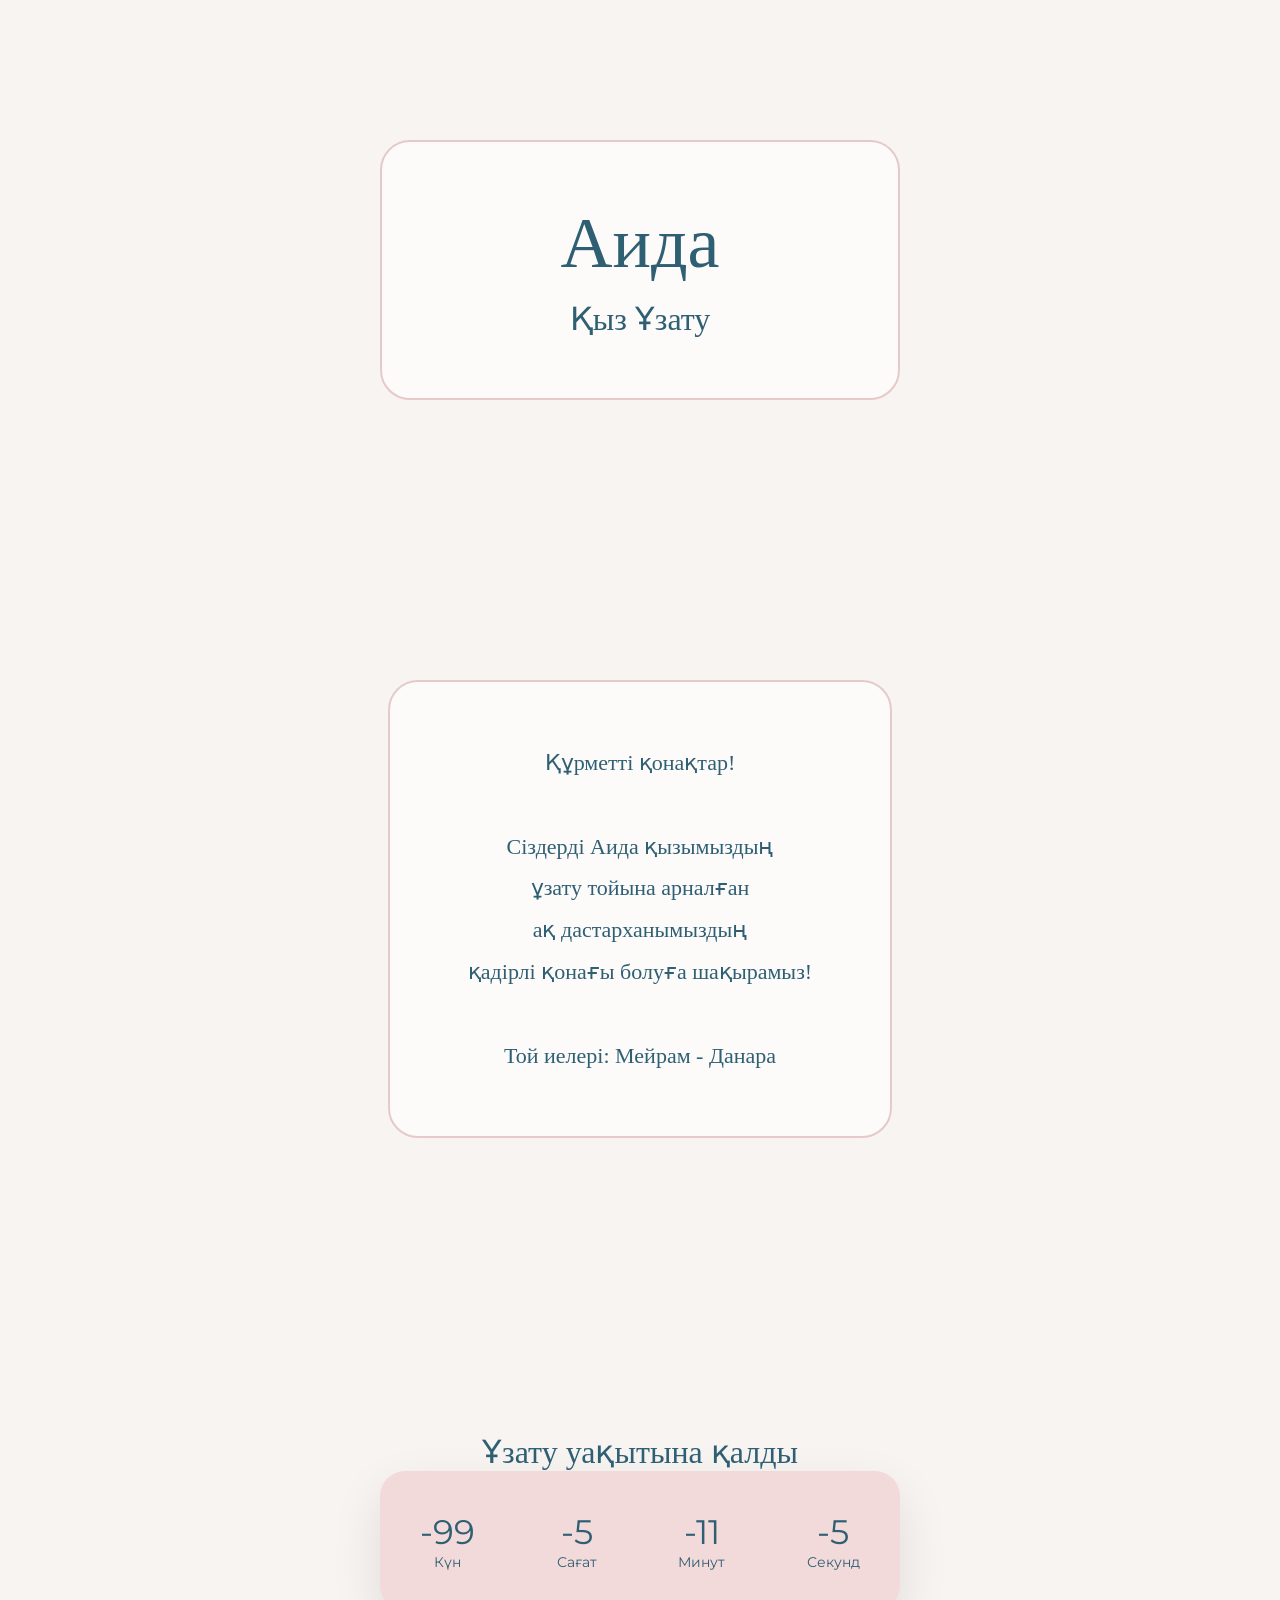
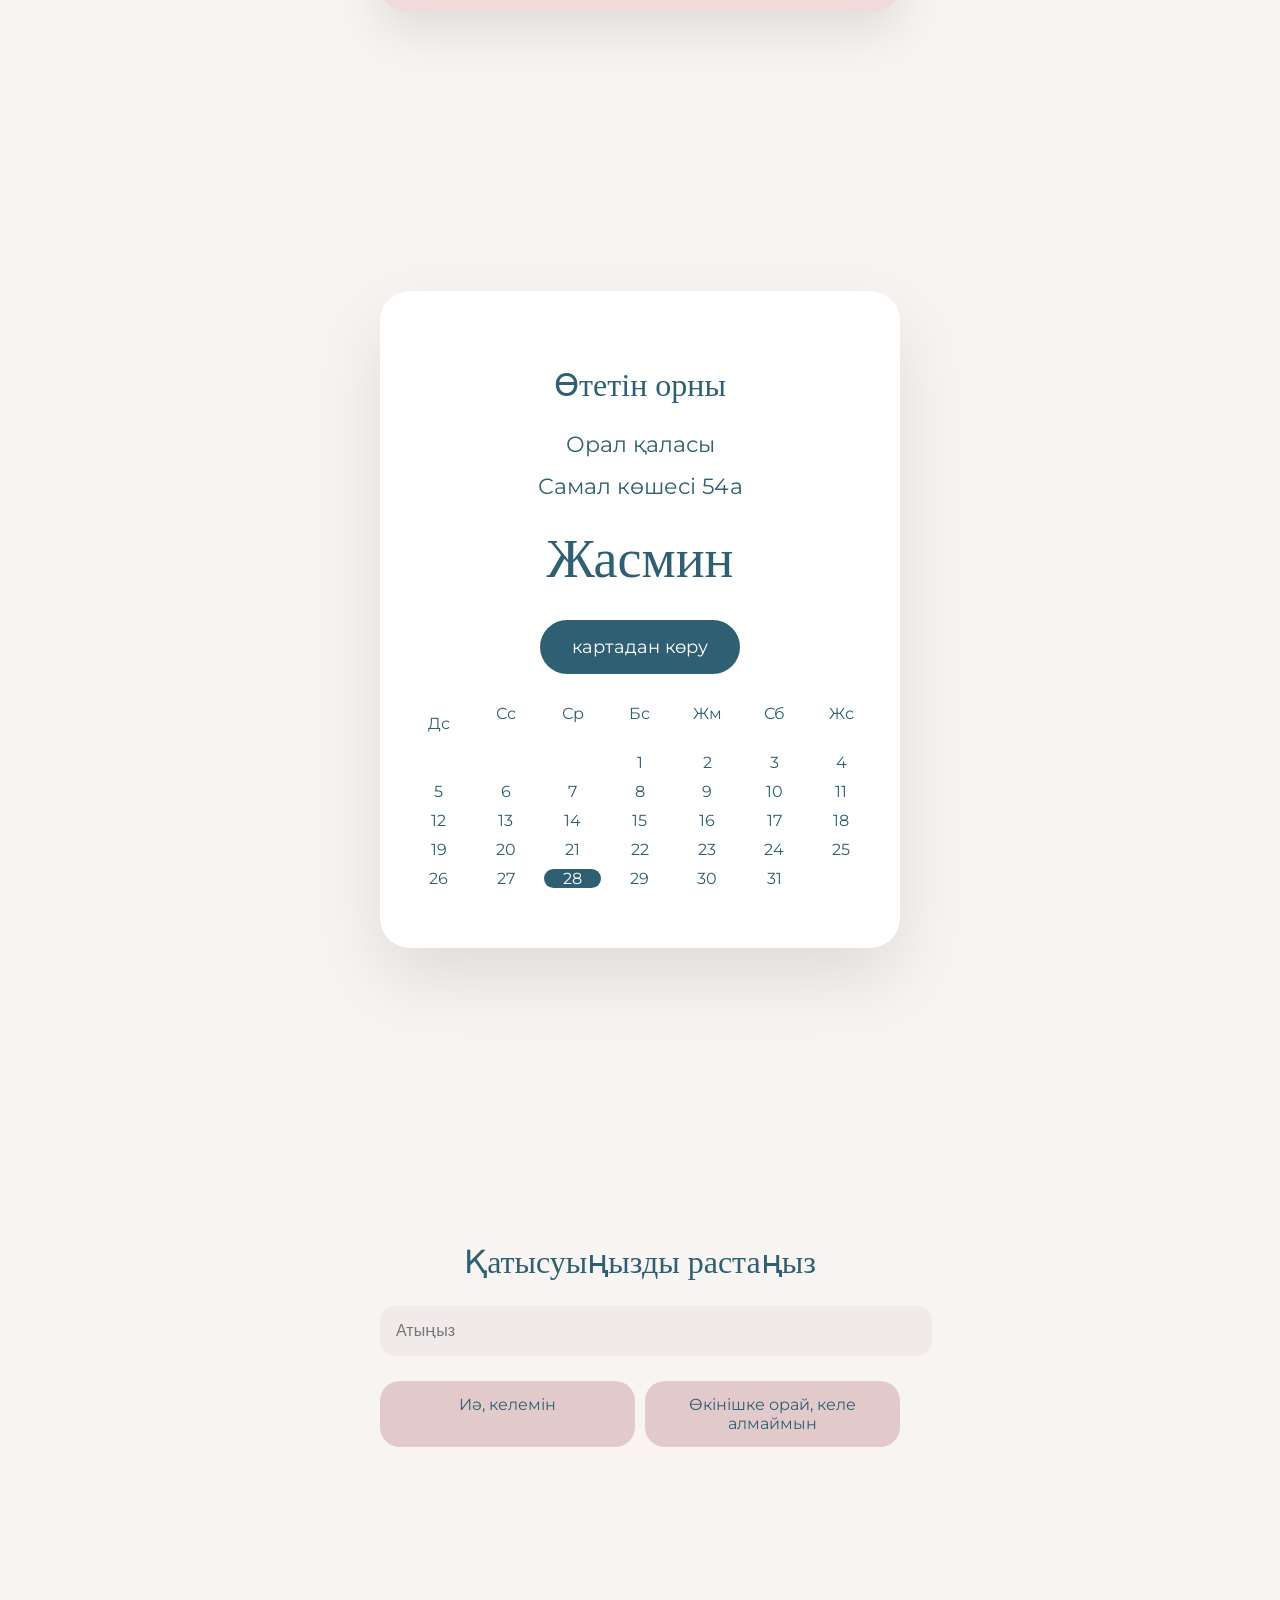
<file: src/imports/pasted_text/aida-qyz-uzatu.html>
<!DOCTYPE html>
<html lang="kk">
<head>
<meta charset="UTF-8">
<meta name="viewport" content="width=device-width, initial-scale=1.0">

<title>Аида Қыз Ұзату</title>

<link href="https://fonts.googleapis.com/css2?family=Montserrat:wght@300;400&display=swap" rel="stylesheet">

<style>

body {
    margin:0;
    font-family:'Montserrat', sans-serif;
    background:#f7f4f2;
    color:#2f5f73;
}

/* ФОН */
body::before{
    content:"";
    position:fixed;
    width:100%;
    height:100%;
    background:url('https://i.imgur.com/Z8a9ZkT.png') center/cover no-repeat;
    opacity:0.12;
    z-index:-1;
}

/* контейнер */
.container{
    max-width:520px;
    margin:auto;
    padding:0 20px;
}

/* секции */
.section{
    padding:140px 0;
    text-align:center;
}

/* шрифты */
.kz{
    font-family:'KZAriston', cursive;
}

/* заголовки */
.title{
    font-size:72px;
}

.subtitle{
    font-size:32px;
    margin-top:15px;
}

.text{
    font-size:22px;
    line-height:1.9;
    max-width:440px;
    margin:auto;
}

/* цветочная рамка */
.frame{
    border:2px solid #e6caca;
    border-radius:30px;
    padding:60px 30px;
    background:rgba(255,255,255,0.6);
    backdrop-filter:blur(10px);
}

/* таймер */
.timer-box{
    background:#f3dada;
    padding:40px;
    border-radius:25px;
    box-shadow:0 20px 50px rgba(0,0,0,0.1);
}

.timer{
    display:flex;
    justify-content:space-between;
}

.time{
    font-size:34px;
}

.label{
    font-size:14px;
}

/* адрес */
.location{
    background:white;
    padding:60px 30px;
    border-radius:30px;
    box-shadow:0 30px 70px rgba(0,0,0,0.1);
}

.place{
    font-size:54px;
    margin-top:20px;
}

/* кнопка */
.button{
    margin-top:30px;
    display:inline-block;
    padding:16px 32px;
    border-radius:30px;
    background:#2f5f73;
    color:white;
    text-decoration:none;
    font-size:18px;
}

/* календарь */
.calendar{
    margin-top:30px;
    display:grid;
    grid-template-columns:repeat(7,1fr);
    gap:10px;
    font-size:16px;
}

.day{
    padding:10px;
}

.highlight{
    background:#2f5f73;
    color:white;
    border-radius:10px;
}

/* RSVP */
.input{
    width:100%;
    padding:16px;
    border-radius:15px;
    border:none;
    background:#f0eaea;
    margin-top:25px;
    font-size:16px;
}

.rsvp{
    display:flex;
    gap:10px;
    margin-top:25px;
}

.rsvp div{
    flex:1;
    padding:14px;
    border-radius:20px;
    background:#e3caca;
    cursor:pointer;
}

/* анимации */
.fade{
    opacity:0;
    transform:translateY(40px);
    transition:1s;
}

.show{
    opacity:1;
    transform:translateY(0);
}

</style>
</head>

<body>

<div class="container">

<!-- HERO -->
<div class="section fade">
    <div class="frame">
        <div class="title kz">Аида</div>
        <div class="subtitle kz">Қыз Ұзату</div>
    </div>
</div>

<!-- TEXT -->
<div class="section fade">
    <div class="frame text kz">
        Құрметті қонақтар!<br><br>
        Сіздерді Аида қызымыздың<br>
        ұзату тойына арналған<br>
        ақ дастарханымыздың<br>
        қадірлі қонағы болуға шақырамыз!<br>
      <br>
      Той иелері: Мейрам - Данара
    </div>
</div>

<!-- TIMER -->
<div class="section fade">
    <div class="subtitle kz">Ұзату уақытына қалды</div>

    <div class="timer-box">
        <div class="timer">
            <div><div class="time" id="d"></div><div class="label">Күн</div></div>
            <div><div class="time" id="h"></div><div class="label">Сағат</div></div>
            <div><div class="time" id="m"></div><div class="label">Минут</div></div>
            <div><div class="time" id="s"></div><div class="label">Секунд</div></div>
        </div>
    </div>
</div>

<!-- LOCATION -->
<div class="section fade">
    <div class="location">
        <div class="subtitle kz">Өтетін орны</div>

        <div class="text" style="margin-top:20px;">
            Орал қаласы<br>Самал көшесі 54а
        </div>

        <div class="place kz">Жасмин</div>

        <a class="button" href="https://maps.google.com/?q=Уральск Самал 54а" target="_blank">
            картадан көру
        </a>

        <!-- календарь -->
        <div class="calendar">
            <div class="day">Дс</div><div>Сс</div><div>Ср</div><div>Бс</div><div>Жм</div><div>Сб</div><div>Жс</div>

            <!-- август -->
            <div></div><div></div><div></div><div>1</div><div>2</div><div>3</div><div>4</div>
            <div>5</div><div>6</div><div>7</div><div>8</div><div>9</div><div>10</div><div>11</div>
            <div>12</div><div>13</div><div>14</div><div>15</div><div>16</div><div>17</div><div>18</div>
            <div>19</div><div>20</div><div>21</div><div>22</div><div>23</div><div>24</div><div>25</div>
            <div>26</div><div>27</div><div class="highlight">28</div><div>29</div><div>30</div><div>31</div>
        </div>

    </div>
</div>

<!-- RSVP -->
<div class="section fade">
    <div class="subtitle kz">Қатысуыңызды растаңыз</div>

    <input class="input" id="name" placeholder="Атыңыз">

    <div class="rsvp">
        <div onclick="send('yes')">Иә, келемін</div>
        <div onclick="send('no')">Өкінішке орай, келе алмаймын</div>
    </div>

    <p id="res"></p>
</div>

</div>

<script>

/* таймер */
const date=new Date("2026-08-28T18:00:00").getTime();

setInterval(()=>{
    let now=new Date().getTime();
    let d=date-now;

    document.getElementById("d").innerHTML=Math.floor(d/(1000*60*60*24));
    document.getElementById("h").innerHTML=Math.floor((d/(1000*60*60))%24);
    document.getElementById("m").innerHTML=Math.floor((d/(1000*60))%60);
    document.getElementById("s").innerHTML=Math.floor((d/1000)%60);
},1000);

/* анимации */
const els=document.querySelectorAll('.fade');
window.addEventListener('scroll',()=>{
    els.forEach(el=>{
        if(el.getBoundingClientRect().top<window.innerHeight-50){
            el.classList.add('show');
        }
    });
});

</script>

</body>
</html>
</file>
